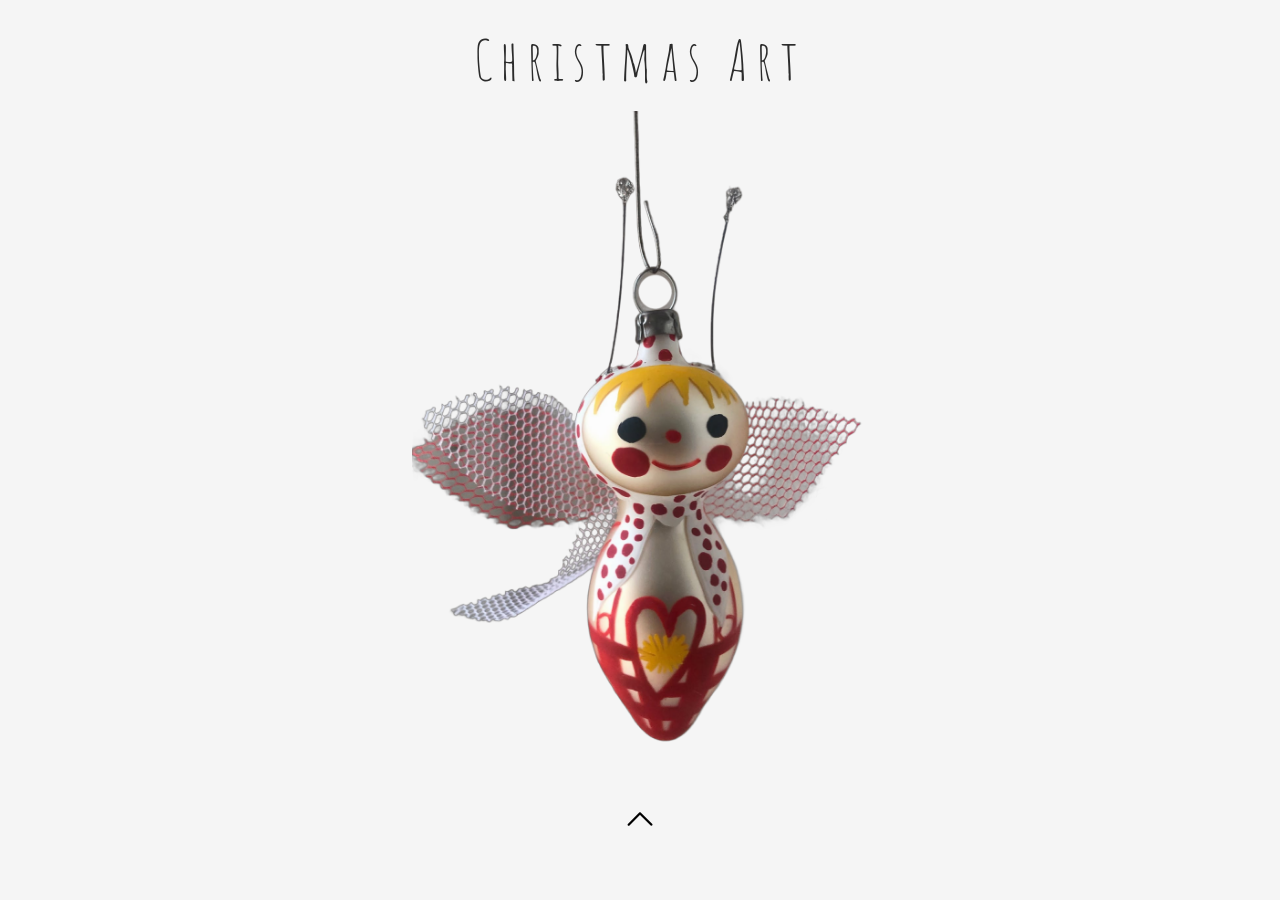
<file: index.html>
<!DOCTYPE html>
<html lang="cs">
<head>
  <meta charset="UTF-8">
  <meta name="viewport" content="width=device-width, initial-scale=1.0">
  <!-- FONT -->
  <link rel="preconnect" href="https://fonts.googleapis.com">
<link rel="preconnect" href="https://fonts.gstatic.com" crossorigin>
<link href="https://fonts.googleapis.com/css2?family=JetBrains+Mono:ital,wght@0,100..800;1,100..800&family=Open+Sans:ital,wght@0,300..800;1,300..800&family=Source+Sans+3:ital,wght@0,200..900;1,200..900&display=swap" rel="stylesheet">
<link href="https://fonts.googleapis.com/css2?family=Amatic+SC:wght@400;700&display=swap" rel="stylesheet">

<meta name="description" content="Ručne maľované vianočné ozdoby.">
<meta property="og:title" content="Miriam Art">
<meta property="og:image" content="https://maree13.github.io/miriam/img/figurka.png">
<link rel="icon" href="img/figurka.png">

  <title>Miriam</title>
  <link rel="stylesheet" href="style.css">
</head>

<body class="body intro-page">
  <h1 class="intro-page_title title">Christmas Art</h1>
  <a class="intro-page_container" id="figure" href="home.html">
    <div class="intro-page_figurka">
    <img src="img/figurka.png" alt="Figúrka">
  </div>
    <div class="arrow-up">
    <img class="arrow-up_img" src="img/up-arrow-svgrepo-com.png" alt="Šipka">
  </div>
  <!-- <p class="intro-page_hint">enter</p> -->
</a>

  <script src="script.js"></script>
</body>
</html>
</file>
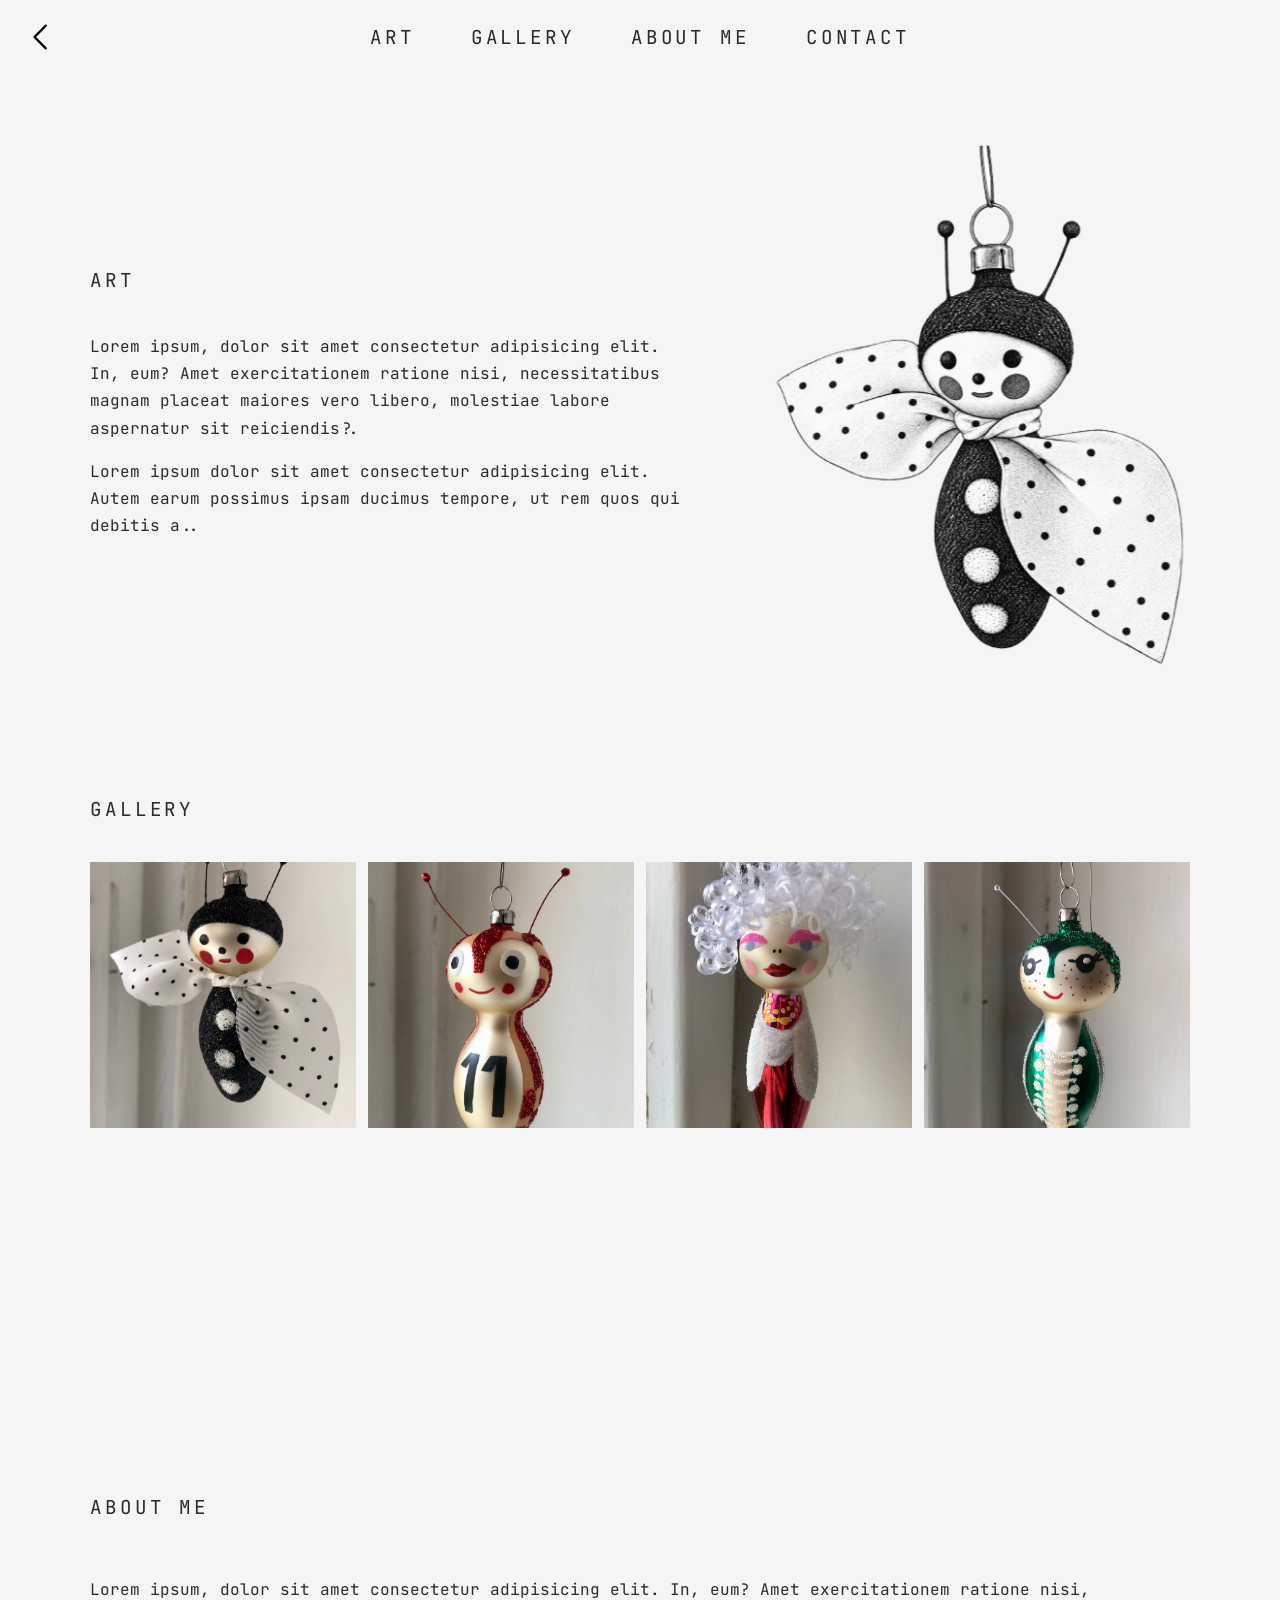
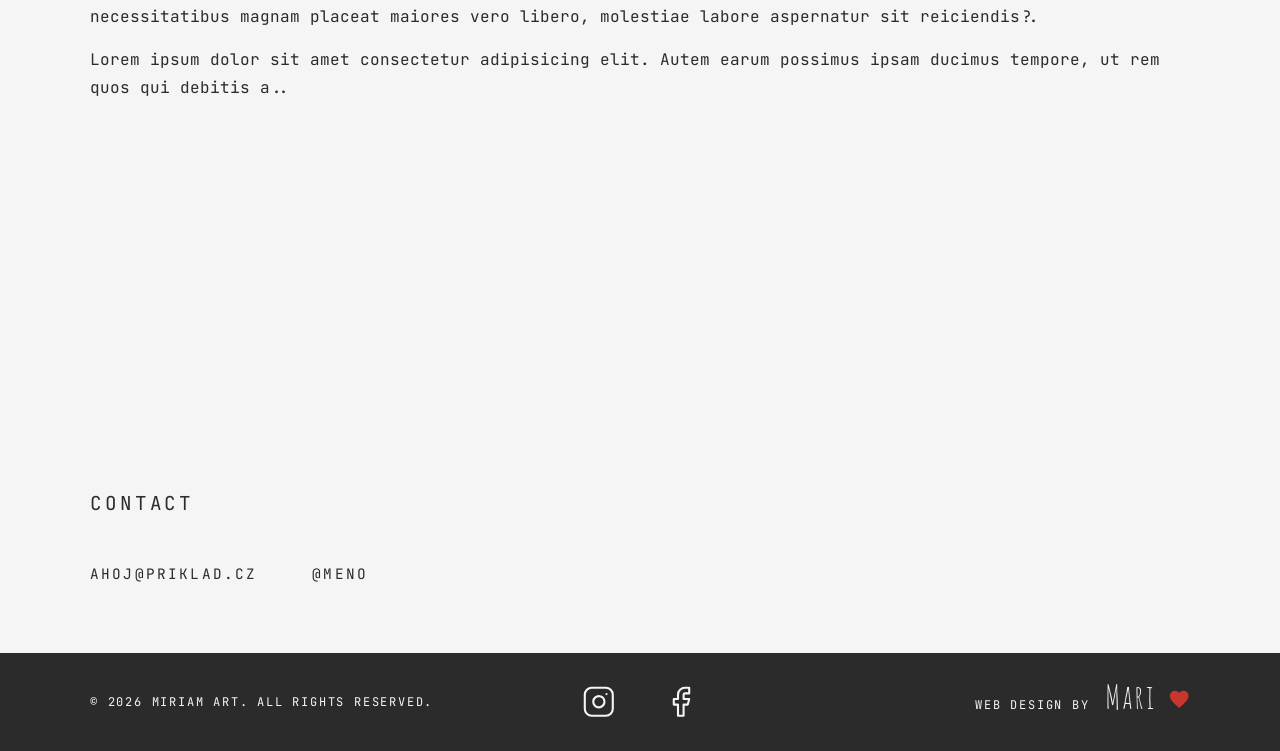
<file: home.html>
<!DOCTYPE html>
<html lang="cs">
<head>
  <meta charset="UTF-8">
  <meta name="viewport" content="width=device-width, initial-scale=1.0">
  
  <!-- FONT -->
  <link rel="preconnect" href="https://fonts.googleapis.com">
<link rel="preconnect" href="https://fonts.gstatic.com" crossorigin>
<link href="https://fonts.googleapis.com/css2?family=JetBrains+Mono:ital,wght@0,100..800;1,100..800&family=Open+Sans:ital,wght@0,300..800;1,300..800&family=Source+Sans+3:ital,wght@0,200..900;1,200..900&display=swap" rel="stylesheet">
<link href="https://fonts.googleapis.com/css2?family=Amatic+SC:wght@400;700&display=swap" rel="stylesheet">

<meta name="description" content="Ručne maľované vianočné ozdoby.">
<meta property="og:title" content="Miriam Art">
<meta property="og:image" content="https://maree13.github.io/miriam/img/figurka.png">
<link rel="icon" href="img/figurka.png">

<!-- STYLE SHEET -->

<link rel="stylesheet" href="style.css">

<script src="script.js" defer></script>


  <title>Document</title>
</head>
<body class="body home-page">
  <header class="header header_home">
      <!-- Malý obrázok vľavo ako odkaz na domov -->
  <a href="index.html" class="home-link" aria-label="Domov">
    <img src="img/back-svgrepo-com.svg" alt="Domov" />
  </a>
    <!-- HAMBURGER MENU ICON -->

    <button class="menu-icon" id="menu-btn" aria-label="Otvoriť menu">
      <img src="img/menu-svgrepo-com.svg" alt="Menu" />
    </button>
    

    <!-- <img class="menu-logo site-logo" src="images/logo.png" alt="hero" /> -->

    <nav class="nav" id="navbar">
      <ul class="nav-list">
        <li>
          <a href="#art">Art</a>
        </li>
        <li>
          <a href="#gallery">Gallery</a>
        </li>
        <li>
          <a href="#aboutme">About Me</a>
        </li>
        <li>
          <a href="#contact">Contact</a>
        </li>
      </ul>
    </nav>
  </header> 

  <main>    
    <section class="art" id="art">
    <div class="art-container">
      <div class="art-content">
        <h2 class="section-title">Art</h2>
        <!-- <img class="about-photo" src="img/miriam.jpg" alt="Miriam"> -->
        <div class="art-text">
          <p>Lorem ipsum, dolor sit amet consectetur adipisicing elit. In, eum? Amet exercitationem ratione nisi, necessitatibus magnam placeat maiores vero libero, molestiae labore aspernatur sit reiciendis?.</p>
          <p>Lorem ipsum dolor sit amet consectetur adipisicing elit. Autem earum possimus ipsam ducimus tempore, ut rem quos qui debitis a..</p>
        </div>
      </div>   
      <img class="art-illustration" src="img/ilustracia.png" alt="kresba figurky"> </div> 
    </section>
    
  
    <section class="gallery" id="gallery">
      <h2 class="section-title">Gallery</h2>
      <div class="gallery-grid">
        <img src="img/ozdoba-1.jpg" alt="Ozdoba 1">
        <img src="img/ozdoba-2.jpg" alt="Ozdoba 2">
        <img src="img/ozdoba-3.jpg" alt="Ozdoba 3">
        <img src="img/ozdoba-4.jpg" alt="Ozdoba 4">
        <!-- <img src="img/ozdoba-5.jpg" alt="Ozdoba 5">
        <img src="img/ozdoba-6.jpg" alt="Ozdoba 6"> -->
      </div>
    </section>

    <section class="about" id="aboutme">
 
      <h2 class="section-title">About Me</h2>
  
    
      <div class="about-content">
        <!-- <img class="about-photo" src="img/miriam.jpg" alt="Miriam"> -->
        <div class="about-text">
          <p>Lorem ipsum, dolor sit amet consectetur adipisicing elit. In, eum? Amet exercitationem ratione nisi, necessitatibus magnam placeat maiores vero libero, molestiae labore aspernatur sit reiciendis?.</p>
          <p>Lorem ipsum dolor sit amet consectetur adipisicing elit. Autem earum possimus ipsam ducimus tempore, ut rem quos qui debitis a..</p>
        </div>
      </div>     
    </section>
  
    <section class="contact" id="contact">
      <h2 class="section-title">Contact</h2>
      <p><a href="mailto:ahoj@priklad.cz">ahoj@priklad.cz</a></p>
      <p><a href="https://instagram.com/meno">@meno</a></p>
    </section>
  </main>

  <footer class="footer">
    <div class="footer-inner">
      <p>© 2026 Miriam Art. All rights reserved.</p>
      <div class="footer-social">
        <a href="https://instagram.com/meno" target="_blank" rel="noopener" aria-label="Instagram">
          <svg viewBox="0 0 24 24" fill="none" stroke="currentColor" stroke-width="1.5" stroke-linecap="round" stroke-linejoin="round" aria-hidden="true">
            <rect x="2" y="2" width="20" height="20" rx="5" ry="5"/>
            <path d="M16 11.37A4 4 0 1 1 12.63 8 4 4 0 0 1 16 11.37z"/>
            <line x1="17.5" y1="6.5" x2="17.51" y2="6.5"/>
          </svg>
        </a>
        <a href="https://facebook.com/meno" target="_blank" rel="noopener" aria-label="Facebook">
          <svg viewBox="0 0 24 24" fill="none" stroke="currentColor" stroke-width="1.5" stroke-linecap="round" stroke-linejoin="round" aria-hidden="true">
            <path d="M18 2h-3a5 5 0 0 0-5 5v3H7v4h3v8h4v-8h3l1-4h-4V7a1 1 0 0 1 1-1h3z"/>
          </svg>
        </a>
      </div>
      <p>Web design by <span class="footer-signature">Mari</span>
        <svg class="footer-heart" viewBox="0 0 24 24" aria-hidden="true">
          <path d="M12 21.35l-1.45-1.32C5.4 15.36 2 12.28 2 8.5 2 5.42 4.42 3 7.5 3c1.74 0 3.41.81 4.5 2.09C13.09 3.81 14.76 3 16.5 3 19.58 3 22 5.42 22 8.5c0 3.78-3.4 6.86-8.55 11.54L12 21.35z"/>
        </svg>
      </p>
    </div>
  </footer>
</body>
</html>
</file>
<file: style.css>
/* ==========================================================
   MIRIAM ART – style.css
   1. Premenné   2. Základ   3. Menu
   4. Úvodná stránka (index.html)
   5. Hlavná stránka (home.html)
   ========================================================== */


/* ---------- 1. PREMENNÉ ---------- */
:root {
  --color-text: #2b2b2b;
  --color-bg: whitesmoke;
  --color-accent: #c8372d;

  --font-body: "JetBrains Mono", monospace;
  --font-title: "Amatic SC", cursive;
}


/* ---------- 2. ZÁKLAD ---------- */
html {
  scroll-behavior: smooth;
}

body {
  margin: 0;
  font-family: var(--font-body);
  color: var(--color-text);
  background: var(--color-bg);
  /* padding: 0 50px; */
}

p {
  line-height: 1.7;
}


/* ---------- 3. MENU ---------- */
.header {
  position: relative;
  padding: 1.5rem 2rem;
  display: flex;
  align-items: center;
  justify-content: center;
}

.home-link {
  position: absolute;
  left: 2rem;
  display: flex;
  align-items: center;
  transition: transform 0.2s, opacity 0.2s;
}

.home-link img {
  width: 32px;
  height: auto;
  display: block;
}

.home-link:hover {
  transform: scale(1.1);
  opacity: 0.8;
}

/* Hamburger tlačidlo – na počítači je skryté */
.menu-icon {
  display: none;
  background: none;
  border: none;
  cursor: pointer;
  padding: 0;
}

.menu-icon img {
  width: 32px;
  height: auto;
  display: block;
}

.nav-list {
  display: flex;
  justify-content: center;
  gap: 3.5rem;
  list-style: none;
  margin: 0;
  padding: 0;
}

.nav-list a {
  color: var(--color-text);
  text-decoration: none;
  font-size: 1.2rem;
  letter-spacing: 0.15em;
  text-transform: uppercase;
  transition: color 0.2s;
}

.nav-list a:hover {
  color: var(--color-accent);
}


/* ---------- 4. ÚVODNÁ STRÁNKA (index.html) ---------- */

.intro-page {
  height: 100vh;
  height: 100dvh;
  box-sizing: border-box;
  padding: 1.5rem;
  overflow: hidden;
  display: flex;
  flex-direction: column;
  justify-content: space-between;
  align-items: center;
  gap: 1rem;
  transition: opacity 1.4s ease;
}

.intro-page_title {
  font-family: var(--font-title);
  font-size: clamp(2.5rem, 8vw, 3.5rem);
  font-weight: 400;
  letter-spacing: 0.15em;
  text-align: center;
  margin: 0;
  flex-shrink: 0;
}

#figure.intro-page_container {
  flex: 1;
  min-height: 0;
  width: 100%;
  display: flex;
  flex-direction: column;
  justify-content: center;
  align-items: center;
  gap: 1rem;
  text-decoration: none;
  transition: opacity 1.4s ease;
}

.intro-page_figurka {
  flex: 1;
  min-height: 0;
  width: 100%;
  display: flex;
  justify-content: center;
  align-items: center;
}

.intro-page_figurka img {
  display: block;
  max-width: 100%;
  max-height: 100%;
  width: auto;
  height: auto;
  object-fit: contain;
  transform-origin: 50% 0;
  animation: sway 6s ease-in-out infinite;
}

.arrow-up {
  flex-shrink: 0;
  width: 32px;
  height: 32px;
  display: flex;
  justify-content: center;
  align-items: center;
  margin: 40px;
}

.arrow-up_img {
  width: 100%;
  height: auto;
  display: block;
}

.intro-page.leaving #figure {
  opacity: 0;
}

@keyframes sway {

  0%,
  100% {
    transform: rotate(-1.5deg);
  }

  50% {
    transform: rotate(1.5deg);
  }
}


/* ---------- 5. HLAVNÁ STRÁNKA (home.html) ---------- */

.home-page {
  animation: fadeIn 2.5s ease both;
}

@keyframes fadeIn {
  from {
    opacity: 0;
    transform: translateY(24px);
    filter: blur(6px);
  }

  to {
    opacity: 1;
    transform: none;
    filter: none;
  }
}

main {
  max-width: 1100px;
  margin: 0 auto;
  padding: 0 1.5rem;
}

section {
  padding: 4rem 0;
}

/* ---- ART ---- */

.art-container {
  display: flex;
  flex-direction: row;
  justify-content: space-between;
  align-items: center;
  gap: 4rem;
}

.art-illustration {
  transform-origin: 50% 0;
  cursor: pointer;
  max-width: 430px;
  width: 100%;
}

.art-illustration.swinging {
  animation: ornamentTouch 1.8s ease-in-out;
}

@keyframes ornamentTouch {
  0% {
    transform: rotate(0deg);
  }

  20% {
    transform: rotate(3.5deg);
  }

  45% {
    transform: rotate(-2.5deg);
  }

  70% {
    transform: rotate(1.2deg);
  }

  85% {
    transform: rotate(-0.5deg);
  }

  100% {
    transform: rotate(0deg);
  }
}

/* --- Popisky sekcií Gallery a Contact --- */
.gallery,
.contact {
  padding: 3rem 0;
}

.gallery,
.section-title,
.contact {
  font-family: var(--font-body);
  font-size: 1.2rem;
  font-weight: 400;
  letter-spacing: 0.15em;
  text-align: left;
  margin: 0 0 1.5rem;
  padding-bottom: 1rem;
  text-transform: uppercase;
}

/* --- Galéria --- */
.gallery-grid {
  display: grid;
  grid-template-columns: repeat(auto-fit, minmax(220px, 1fr));
  gap: 0.75rem;
}

.gallery-grid img {
  display: block;
  width: 100%;
  aspect-ratio: 1;
  object-fit: cover;
  transition: opacity 0.3s;
}

.gallery-grid img:hover {
  opacity: 0.8;
}

/* --- O autorke --- */
.about {
  min-height: calc(100vh - 90px);
  display: flex;
  flex-direction: column;
  justify-content: center;
  padding: 2rem 0;
}

.about-text {
  text-align: left;
}

.about-photo {
  display: block;
  flex: 0 1 auto;
  width: 100%;
  max-width: 340px;
  min-width: 0;
  padding: 12px;
  border: 1px solid #e0e0e0;
}

/* --- Kontakt --- */
.contact p {
  display: inline-block;
  margin: 0 2.5rem 0 0;
}

.contact a {
  color: var(--color-text);
  text-decoration: none;
  font-size: 0.9rem;
  letter-spacing: 0.15em;
  text-transform: uppercase;
  transition: color 0.2s;
}

.contact a:hover {
  color: var(--color-accent);
}


/* ---------- MOBIL ---------- */
@media (max-width: 768px) {
  body {
    padding: 0;
    /* Odstráni veľký bočný okraj na mobile */
  }

  .header {
    /* padding: 1.2rem 1.5rem; */
    /* position: sticky;
    top: 0; */
    justify-content: flex-end;
    /* Hamburger ikona pôjde doprava */
  }

  .home-link {
    left: 1.5rem;
    z-index: 1003;
    /* Zostane viditeľná nad otvoreným menu, rovnako ako ikona vpravo */
  }

  .menu-icon {
    display: block;
    z-index: 1003;
    outline: none;
    /* Odstráni modrý rámik po kliknutí */
  }


  /* Rozbaľovacie mobilné menu */
  .nav {
    display: none;
    position: fixed;
    top: 0;
    left: 0;
    right: 0;
    bottom: 0;
    height: 100dvh;
    /* Presná výška viditeľného displeja */
    max-height: 100vh;
    background: var(--color-bg);
    z-index: 1000;
    flex-direction: column;
    justify-content: center;
    align-items: center;
    overflow: hidden;
  }

  .nav.active {
    display: flex;
  }


  .nav-list {
    flex-direction: column;
    align-items: center;
    gap: 2.5rem;
  }

  .nav-list a {
    font-size: 1.5rem;
  }

  /* Sekcia ART na mobile pod sebou */
  section {
    padding: 2rem 0;
  }

  .art-container {
    flex-direction: column;
    gap: 2rem;
  }

  .art-illustration {
    display: none;
  }



  .about {
    flex-direction: column;
    min-height: 0;
    gap: 1.5rem;
  }

  .about-text {
    flex: 0 1 auto;
  }
}


/* ---------- MENEJ POHYBU ---------- */
@media (prefers-reduced-motion: reduce) {

  *,
  *::before,
  *::after {
    animation: none !important;
    transition-duration: 0.01s !important;
  }
}

/* --- Footer --- */
.footer {
  margin-top: 3rem;
  padding: 2rem 1.5rem;
  background: var(--color-text);
  /* rovnaká svetlejšia čierna ako text */
  color: var(--color-bg);
  /* text v farbe pozadia */
  font-size: 0.75rem;
  letter-spacing: 0.15em;
  text-transform: uppercase;
}

.footer-inner {
  max-width: 1100px;
  margin: 0 auto;
  display: grid;
  grid-template-columns: 1fr auto 1fr;
  /* ikonky presne v strede */
  align-items: center;
  gap: 1rem 2rem;
}

.footer-inner> :last-child {
  justify-self: end;
  /* "web design by" doprava */
}

.footer p {
  margin: 0;
}

.footer-social {
  display: flex;
  align-items: center;
  gap: 3rem;
}

.footer-social svg {
  display: block;
  width: 2.1rem;
  height: 2.1rem;
}

.footer a {
  color: inherit;
  text-decoration: none;
  transition: opacity 0.2s;
}

.footer a:hover {
  opacity: 0.6;
}

.footer-signature {
  font-family: var(--font-title);
  font-size: 2.1rem;
  letter-spacing: 0.05em;
  text-transform: none;
  line-height: 0;
  /* veľký podpis nezväčšuje výšku riadku, text ostane na jednej úrovni */
  margin-left: 0.4rem;
}

.footer-heart {
  width: 1.4rem;
  height: 1.4rem;
  fill: var(--color-accent);
  /* červená z premennej */
  margin-left: 0.4rem;
  vertical-align: -0.15em;
  /* srdce sedí na úrovni písma */
  margin-left: 0.2rem;
}
</file>
